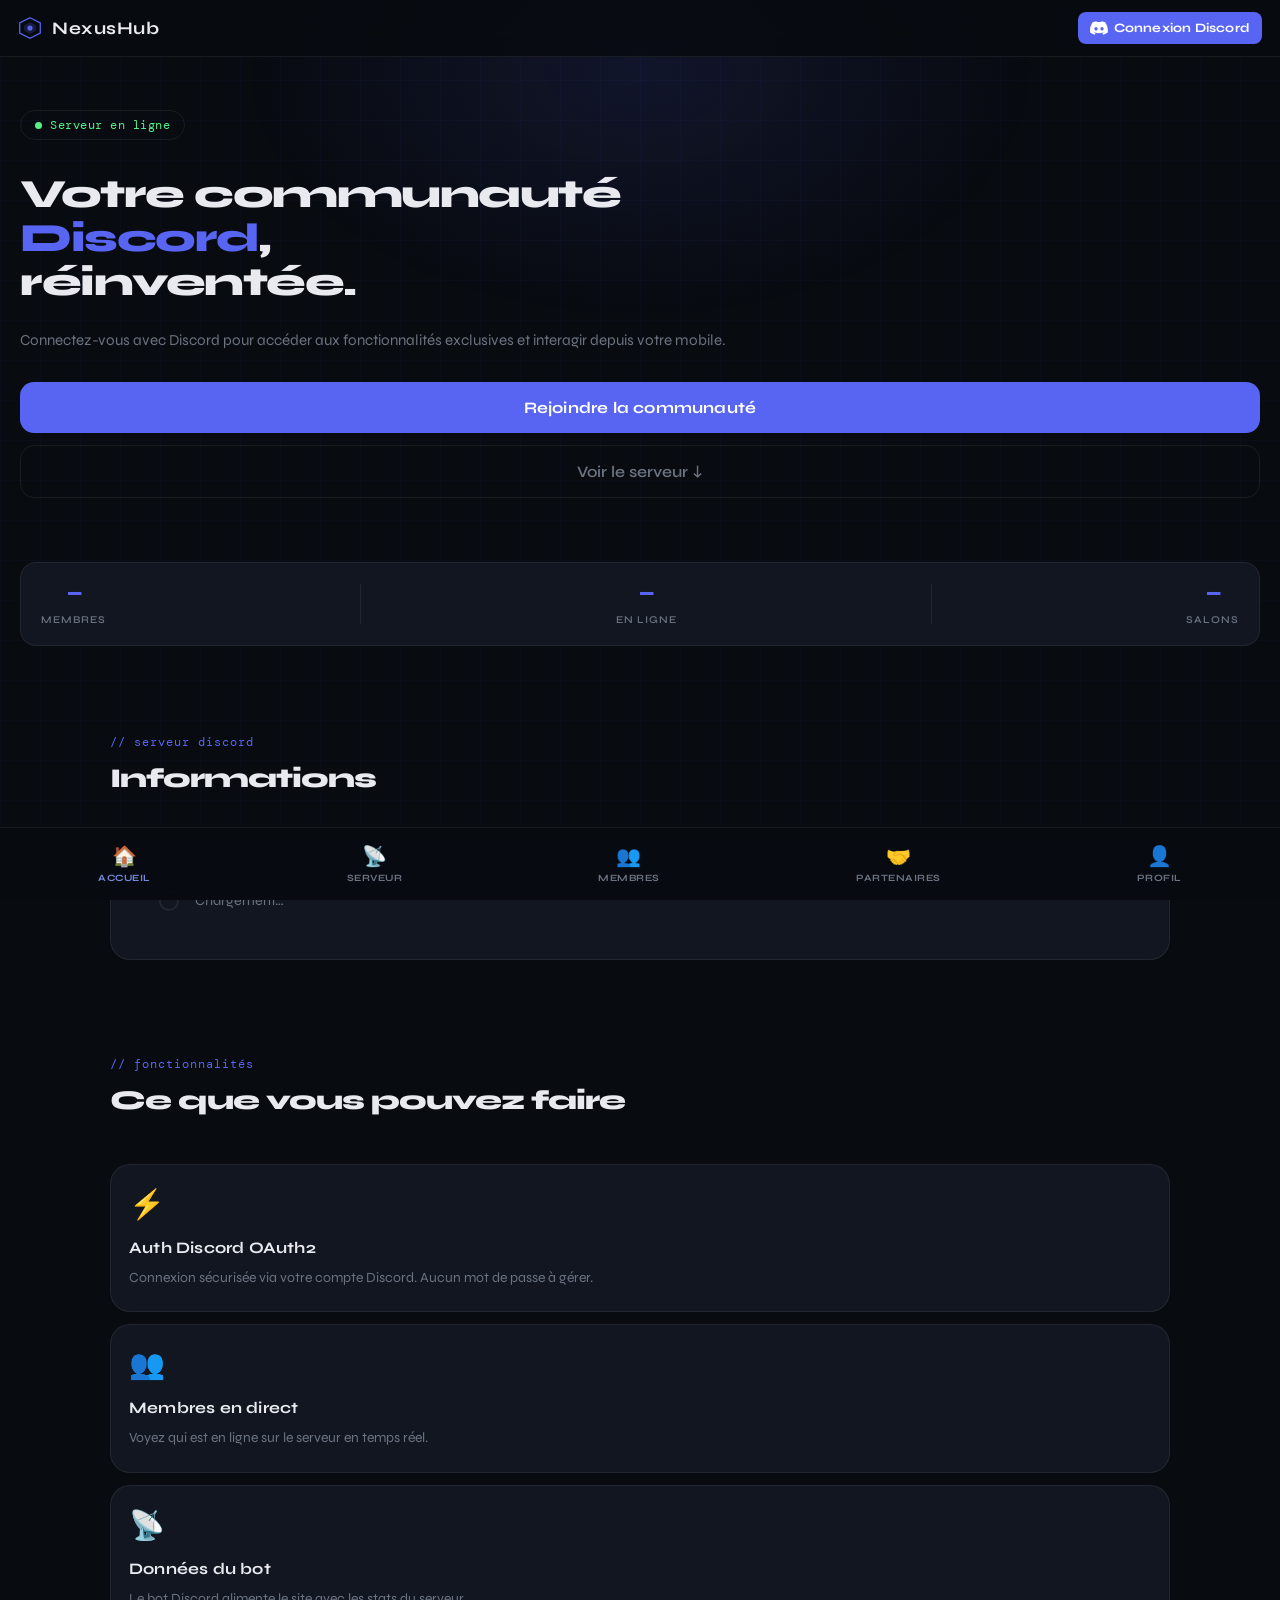
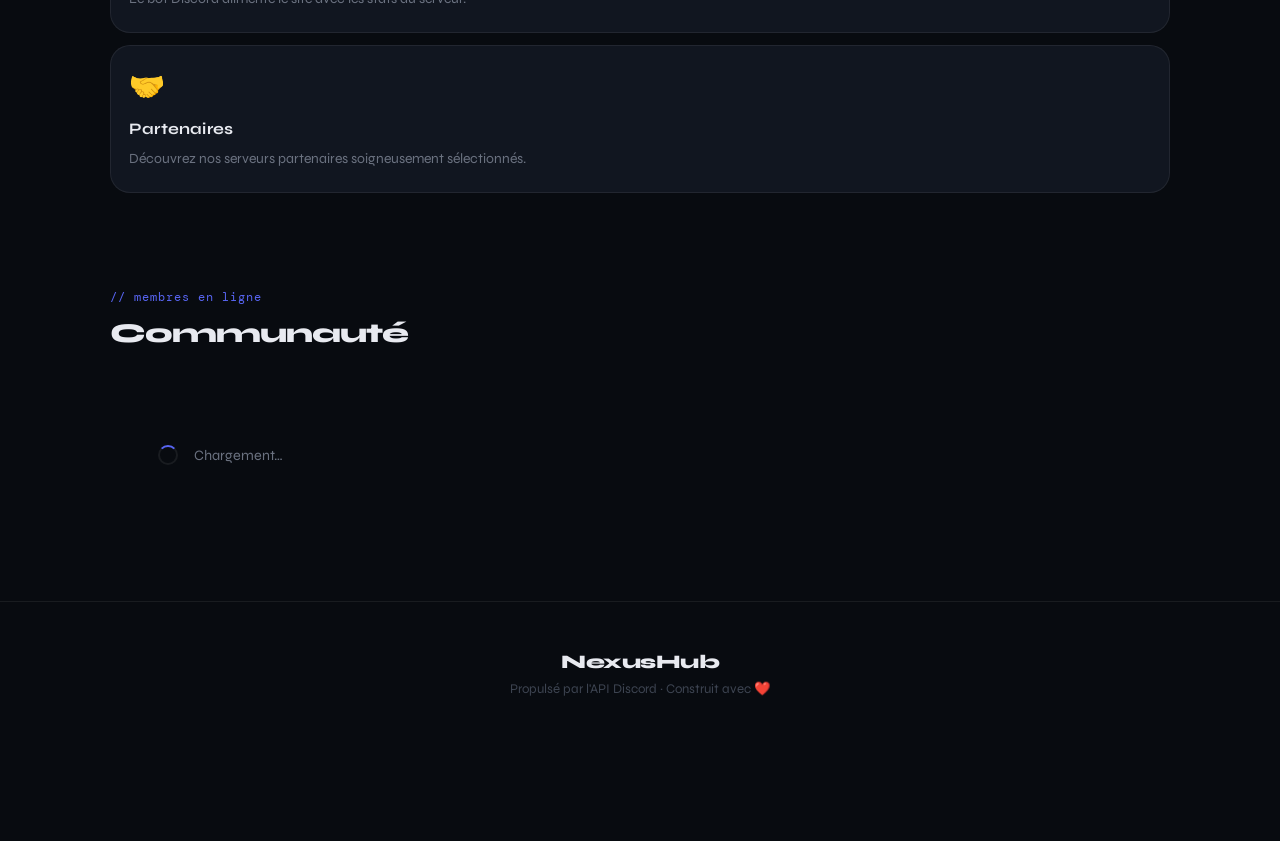
<file: index.html>
<!DOCTYPE html>
<html lang="fr">
<head>
  <meta charset="UTF-8" />
  <meta name="viewport" content="width=device-width, initial-scale=1.0, viewport-fit=cover" />
  <meta name="theme-color" content="#080b10" />
  <meta name="apple-mobile-web-app-capable" content="yes" />
  <meta name="apple-mobile-web-app-status-bar-style" content="black-translucent" />
  <title>NexusHub</title>
  <link rel="stylesheet" href="style.css" />
  <link href="https://fonts.googleapis.com/css2?family=Syne:wght@400;600;700;800&family=DM+Mono:wght@300;400;500&display=swap" rel="stylesheet" />
  <style>
    * { -webkit-tap-highlight-color: transparent; }
    body { padding-bottom: env(safe-area-inset-bottom); }

    .bottom-nav {
      position: fixed;
      bottom: 0; left: 0; right: 0;
      z-index: 200;
      background: rgba(8,11,16,0.96);
      backdrop-filter: blur(20px);
      border-top: 1px solid var(--border);
      padding: 10px 0 calc(10px + env(safe-area-inset-bottom));
      display: flex;
      justify-content: space-around;
    }

    .bnav-item {
      display: flex;
      flex-direction: column;
      align-items: center;
      gap: 3px;
      padding: 6px 12px;
      cursor: pointer;
      color: var(--text-muted);
      font-size: 0.6rem;
      font-weight: 700;
      text-transform: uppercase;
      letter-spacing: 0.5px;
      text-decoration: none;
      transition: color 0.2s;
      -webkit-tap-highlight-color: transparent;
    }

    .bnav-item.active, .bnav-item:hover { color: var(--accent-light); }
    .bnav-icon { font-size: 1.25rem; }

    .navbar {
      padding: 12px 18px;
      padding-top: calc(12px + env(safe-area-inset-top));
    }

    .nav-links { display: none !important; }

    .hero {
      padding: 110px 20px 40px;
      text-align: left;
      max-width: 100%;
    }

    .hero-title {
      font-size: 2.5rem;
      letter-spacing: -1.5px;
      text-align: left;
    }

    .hero-sub {
      font-size: 0.95rem;
      text-align: left;
      margin: 0 0 28px;
      max-width: 100%;
    }

    .hero-ctas {
      justify-content: flex-start;
      flex-direction: column;
      gap: 12px;
    }

    .btn-primary, .btn-ghost {
      width: 100%;
      justify-content: center;
      padding: 16px 24px;
      font-size: 1rem;
      border-radius: 14px;
    }

    .btn-ghost { display: flex; }

    .hero-stats {
      max-width: 100%;
      border-radius: 16px;
      padding: 18px 20px;
      gap: 0;
      justify-content: space-between;
      margin: 24px 0 0;
    }

    .stat-num { font-size: 1.3rem; }
    .stat-label { font-size: 0.65rem; }

    .section { padding: 48px 20px; }
    .section-header h2 { font-size: 1.7rem; }

    .server-info { flex-direction: column; }
    .server-banner { width: 100%; min-height: 110px; }
    .server-details { padding: 18px; }
    .server-name { font-size: 1.3rem; }
    .server-meta { gap: 10px; }

    .features-grid { grid-template-columns: 1fr; gap: 12px; }
    .feature-card { padding: 22px 18px; }
    .feature-card:active { transform: scale(0.98); }

    .members-grid { grid-template-columns: repeat(2, 1fr); gap: 10px; }
    .member-card { padding: 14px 10px; }
    .member-card:active { transform: scale(0.97); }
    .member-avatar img, .member-avatar-placeholder { width: 48px; height: 48px; }

    .user-panel {
      bottom: 80px;
      right: 12px;
      left: 12px;
      width: auto;
    }

    .footer { margin-bottom: 80px; }

    .btn-login {
      font-size: 0.8rem;
      padding: 8px 12px;
      gap: 6px;
    }

    .nav-user {
      padding: 5px 10px 5px 5px;
    }

    .nav-username { font-size: 0.8rem; }

    section, .section { scroll-margin-top: 70px; }

    .toast { top: auto; bottom: 90px; right: 12px; left: 12px; justify-content: center; }
  </style>
</head>
<body>
  <div class="bg-grid"></div>
  <div class="bg-glow"></div>

  <nav class="navbar">
    <div class="nav-logo">
      <svg width="24" height="24" viewBox="0 0 28 28" fill="none">
        <polygon points="14,2 26,8 26,20 14,26 2,20 2,8" fill="none" stroke="var(--accent)" stroke-width="1.5"/>
        <polygon points="14,7 21,11 21,17 14,21 7,17 7,11" fill="var(--accent)" opacity="0.2"/>
        <circle cx="14" cy="14" r="3" fill="var(--accent)"/>
      </svg>
      <span>NexusHub</span>
    </div>
    <div id="auth-status" class="auth-status">
      <button id="login-btn" class="btn-login" onclick="initiateLogin()">
        <svg width="16" height="13" viewBox="0 0 71 55" fill="currentColor">
          <path d="M60.1 4.9A58.5 58.5 0 0 0 45.5.4a.2.2 0 0 0-.2.1 40.8 40.8 0 0 0-1.8 3.7 54 54 0 0 0-16.2 0A37.5 37.5 0 0 0 25.4.5a.2.2 0 0 0-.2-.1A58.4 58.4 0 0 0 10.5 5a.2.2 0 0 0-.1.1C1.6 18.7-.9 32 .3 45.1a.2.2 0 0 0 .1.1 58.8 58.8 0 0 0 17.7 9 .2.2 0 0 0 .2-.1c1.4-1.9 2.6-3.8 3.6-5.9a.2.2 0 0 0-.1-.3 38.7 38.7 0 0 1-5.5-2.6.2.2 0 0 1 0-.4c.4-.3.7-.6 1.1-.9a.2.2 0 0 1 .2 0c11.5 5.2 24 5.2 35.3 0a.2.2 0 0 1 .2 0l1 .9a.2.2 0 0 1 0 .4 36.2 36.2 0 0 1-5.5 2.6.2.2 0 0 0-.1.3c1.1 2 2.3 4 3.6 5.9a.2.2 0 0 0 .2.1 58.7 58.7 0 0 0 17.8-9 .2.2 0 0 0 .1-.1c1.5-15.1-2.5-28.2-10.5-39.9a.2.2 0 0 0-.1-.1zM23.7 37.3c-3.5 0-6.4-3.2-6.4-7.1s2.8-7.1 6.4-7.1c3.6 0 6.5 3.2 6.4 7.1 0 3.9-2.8 7.1-6.4 7.1zm23.7 0c-3.5 0-6.4-3.2-6.4-7.1s2.8-7.1 6.4-7.1c3.6 0 6.5 3.2 6.4 7.1 0 3.9-2.8 7.1-6.4 7.1z"/>
        </svg>
        Connexion
      </button>
    </div>
  </nav>

  <section class="hero">
    <div class="hero-tag">
      <span class="tag-dot"></span>
      Serveur en ligne
    </div>
    <h1 class="hero-title">
      Votre communauté<br/><em>Discord</em>,<br/>réinventée.
    </h1>
    <p class="hero-sub">
      Connectez-vous avec Discord pour accéder aux fonctionnalités exclusives et interagir depuis votre mobile.
    </p>
    <div class="hero-ctas">
      <button class="btn-primary" onclick="initiateLogin()">Rejoindre la communauté</button>
      <a href="#server" class="btn-ghost">Voir le serveur ↓</a>
    </div>
    <div class="hero-stats">
      <div class="stat">
        <span class="stat-num" id="stat-members">—</span>
        <span class="stat-label">membres</span>
      </div>
      <div class="stat-sep"></div>
      <div class="stat">
        <span class="stat-num" id="stat-online">—</span>
        <span class="stat-label">en ligne</span>
      </div>
      <div class="stat-sep"></div>
      <div class="stat">
        <span class="stat-num" id="stat-channels">—</span>
        <span class="stat-label">salons</span>
      </div>
    </div>
  </section>

  <section class="section" id="server">
    <div class="section-header">
      <span class="section-tag">// serveur discord</span>
      <h2>Informations</h2>
    </div>
    <div class="server-card" id="server-card">
      <div class="server-loading">
        <div class="spinner"></div>
        <span>Chargement…</span>
      </div>
    </div>
  </section>

  <section class="section" id="features">
    <div class="section-header">
      <span class="section-tag">// fonctionnalités</span>
      <h2>Ce que vous pouvez faire</h2>
    </div>
    <div class="features-grid">
      <div class="feature-card">
        <div class="feature-icon">⚡</div>
        <h3>Auth Discord OAuth2</h3>
        <p>Connexion sécurisée via votre compte Discord. Aucun mot de passe à gérer.</p>
      </div>
      <div class="feature-card">
        <div class="feature-icon">👥</div>
        <h3>Membres en direct</h3>
        <p>Voyez qui est en ligne sur le serveur en temps réel.</p>
      </div>
      <div class="feature-card">
        <div class="feature-icon">📡</div>
        <h3>Données du bot</h3>
        <p>Le bot Discord alimente le site avec les stats du serveur.</p>
      </div>
      <div class="feature-card">
        <div class="feature-icon">🤝</div>
        <h3>Partenaires</h3>
        <p>Découvrez nos serveurs partenaires soigneusement sélectionnés.</p>
      </div>
    </div>
  </section>

  <section class="section" id="membres">
    <div class="section-header">
      <span class="section-tag">// membres en ligne</span>
      <h2>Communauté</h2>
    </div>
    <div class="members-grid" id="members-grid">
      <div class="members-loading">
        <div class="spinner"></div>
        <span>Chargement…</span>
      </div>
    </div>
  </section>

  <div class="user-panel" id="user-panel" style="display:none">
    <div class="panel-header">
      <span>Votre profil</span>
      <button onclick="logout()" class="btn-logout">Déconnexion</button>
    </div>
    <div class="panel-body" id="panel-body"></div>
  </div>

  <footer class="footer">
    <div class="footer-logo">NexusHub</div>
    <p class="footer-sub">Propulsé par l'API Discord · Construit avec ❤️</p>
  </footer>

  <nav class="bottom-nav">
    <a href="#" class="bnav-item active" onclick="window.scrollTo({top:0,behavior:'smooth'});return false">
      <span class="bnav-icon">🏠</span>Accueil
    </a>
    <a href="#server" class="bnav-item">
      <span class="bnav-icon">📡</span>Serveur
    </a>
    <a href="#membres" class="bnav-item">
      <span class="bnav-icon">👥</span>Membres
    </a>
    <a href="partenaires.html" class="bnav-item">
      <span class="bnav-icon">🤝</span>Partenaires
    </a>
    <a href="#" class="bnav-item" onclick="togglePanel();return false">
      <span class="bnav-icon">👤</span>Profil
    </a>
  </nav>

  <script src="config.js"></script>
  <script src="app.js"></script>
</body>
</html>
</file>
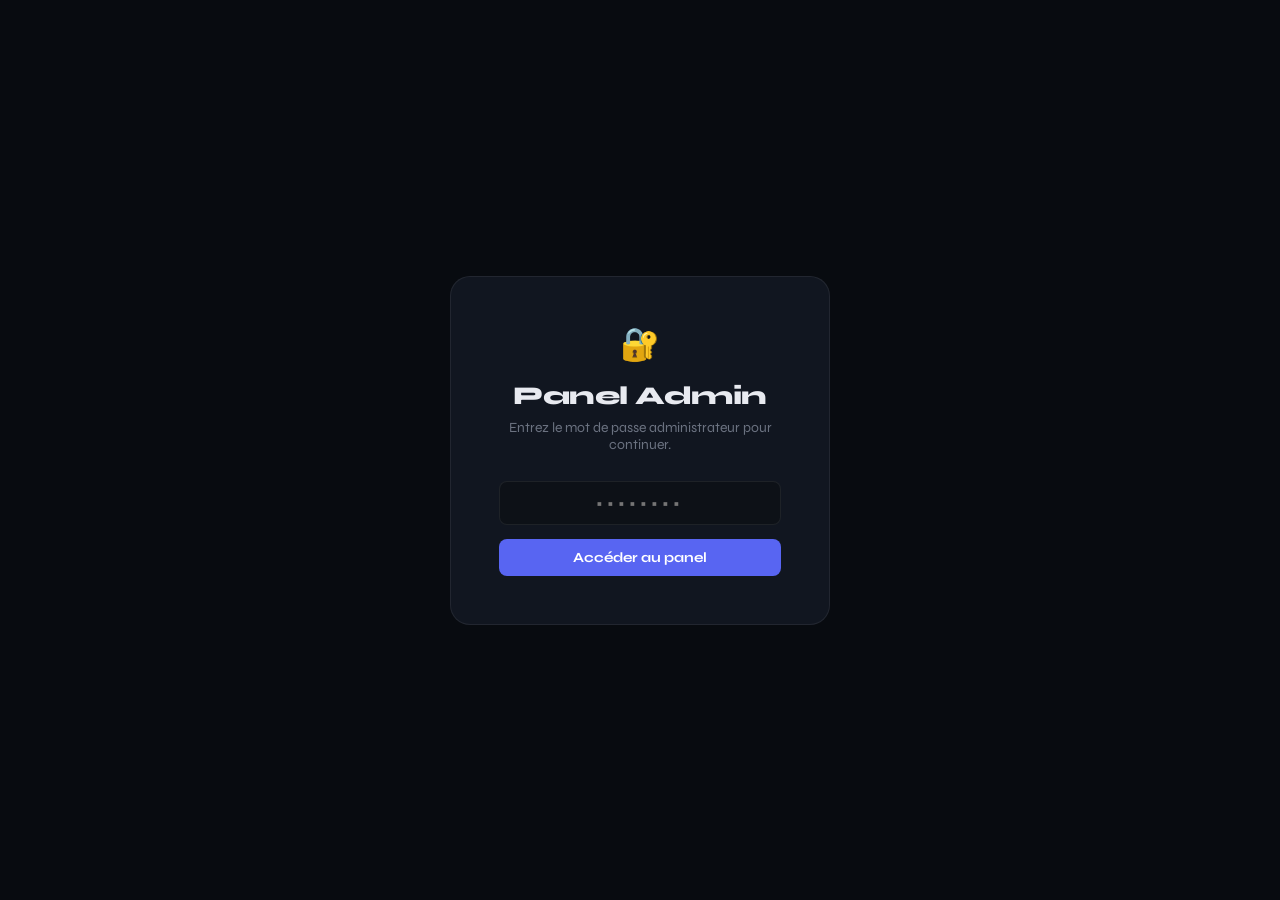
<file: admin.html>
<!DOCTYPE html>
<html lang="fr">
<head>
  <meta charset="UTF-8" />
  <meta name="viewport" content="width=device-width, initial-scale=1.0, viewport-fit=cover" />
  <meta name="theme-color" content="#080b10" />
  <title>NexusHub — Panel Admin</title>
  <link rel="stylesheet" href="style.css" />
  <link href="https://fonts.googleapis.com/css2?family=Syne:wght@400;600;700;800&family=DM+Mono:wght@300;400;500&display=swap" rel="stylesheet" />
  <style>
    .admin-layout {
      display: flex;
      min-height: 100vh;
      padding-top: 65px;
      position: relative;
      z-index: 1;
    }

    /* SIDEBAR */
    .admin-sidebar {
      width: 240px;
      flex-shrink: 0;
      background: var(--surface);
      border-right: 1px solid var(--border);
      padding: 24px 16px;
      position: sticky;
      top: 65px;
      height: calc(100vh - 65px);
      overflow-y: auto;
    }

    .sidebar-section {
      margin-bottom: 28px;
    }

    .sidebar-label {
      font-family: var(--font-mono);
      font-size: 0.7rem;
      color: var(--text-dim);
      letter-spacing: 1.5px;
      text-transform: uppercase;
      padding: 0 8px;
      margin-bottom: 8px;
    }

    .sidebar-item {
      display: flex;
      align-items: center;
      gap: 10px;
      padding: 10px 12px;
      border-radius: 8px;
      cursor: pointer;
      transition: all 0.2s;
      font-size: 0.9rem;
      font-weight: 600;
      color: var(--text-muted);
      border: none;
      background: none;
      width: 100%;
      text-align: left;
    }

    .sidebar-item:hover { background: var(--surface2); color: var(--text); }
    .sidebar-item.active { background: rgba(88,101,242,0.15); color: var(--accent-light); }

    .sidebar-item .item-icon { font-size: 1rem; width: 20px; text-align: center; }

    /* MAIN CONTENT */
    .admin-main {
      flex: 1;
      padding: 32px 40px;
      overflow-y: auto;
    }

    .admin-header {
      margin-bottom: 32px;
    }

    .admin-header h1 {
      font-size: 1.8rem;
      font-weight: 800;
      letter-spacing: -0.5px;
      margin-bottom: 6px;
    }

    .admin-header p {
      color: var(--text-muted);
      font-size: 0.875rem;
    }

    /* PANELS */
    .panel { display: none; }
    .panel.active { display: block; }

    /* STATS GRID */
    .stats-grid {
      display: grid;
      grid-template-columns: repeat(auto-fit, minmax(180px, 1fr));
      gap: 16px;
      margin-bottom: 32px;
    }

    .stat-card {
      background: var(--surface);
      border: 1px solid var(--border);
      border-radius: var(--radius);
      padding: 20px;
    }

    .stat-card-label {
      font-size: 0.78rem;
      color: var(--text-muted);
      font-weight: 600;
      text-transform: uppercase;
      letter-spacing: 0.8px;
      font-family: var(--font-mono);
      margin-bottom: 8px;
    }

    .stat-card-value {
      font-size: 2rem;
      font-weight: 800;
      color: var(--accent);
      font-family: var(--font-mono);
      letter-spacing: -1px;
    }

    /* FORM */
    .form-card {
      background: var(--surface);
      border: 1px solid var(--border);
      border-radius: var(--radius-lg);
      padding: 28px;
      margin-bottom: 24px;
    }

    .form-card h3 {
      font-size: 1rem;
      font-weight: 700;
      margin-bottom: 20px;
      padding-bottom: 14px;
      border-bottom: 1px solid var(--border);
    }

    .form-grid {
      display: grid;
      grid-template-columns: 1fr 1fr;
      gap: 16px;
    }

    .form-group {
      display: flex;
      flex-direction: column;
      gap: 6px;
    }

    .form-group.full { grid-column: 1 / -1; }

    .form-label {
      font-size: 0.8rem;
      font-weight: 700;
      color: var(--text-muted);
      letter-spacing: 0.3px;
    }

    .form-input, .form-textarea, .form-select {
      padding: 10px 14px;
      background: var(--bg2);
      border: 1px solid var(--border);
      border-radius: 8px;
      color: var(--text);
      font-family: var(--font-display);
      font-size: 0.875rem;
      transition: border-color 0.2s;
      outline: none;
    }

    .form-input:focus, .form-textarea:focus, .form-select:focus {
      border-color: rgba(88,101,242,0.5);
    }

    .form-textarea { resize: vertical; min-height: 80px; }
    .form-select { cursor: pointer; }

    .form-hint {
      font-size: 0.75rem;
      color: var(--text-dim);
      font-family: var(--font-mono);
    }

    .form-actions {
      display: flex;
      gap: 12px;
      margin-top: 20px;
    }

    .btn-save {
      padding: 10px 22px;
      background: var(--accent);
      color: white;
      border: none;
      border-radius: 8px;
      font-family: var(--font-display);
      font-size: 0.875rem;
      font-weight: 700;
      cursor: pointer;
      transition: all 0.2s;
    }

    .btn-save:hover { background: var(--accent-light); }

    .btn-cancel {
      padding: 10px 22px;
      background: transparent;
      color: var(--text-muted);
      border: 1px solid var(--border);
      border-radius: 8px;
      font-family: var(--font-display);
      font-size: 0.875rem;
      font-weight: 600;
      cursor: pointer;
      transition: all 0.2s;
    }

    .btn-cancel:hover { color: var(--text); }

    /* PARTNERS LIST */
    .partners-list {
      display: flex;
      flex-direction: column;
      gap: 12px;
    }

    .partner-row {
      display: flex;
      align-items: center;
      gap: 16px;
      padding: 16px 20px;
      background: var(--surface);
      border: 1px solid var(--border);
      border-radius: var(--radius);
      transition: all 0.2s;
    }

    .partner-row:hover { border-color: rgba(88,101,242,0.3); }

    .partner-row-icon {
      width: 44px;
      height: 44px;
      border-radius: 50%;
      background: var(--surface2);
      display: flex;
      align-items: center;
      justify-content: center;
      font-size: 1.4rem;
      flex-shrink: 0;
    }

    .partner-row-info { flex: 1; }

    .partner-row-name {
      font-weight: 700;
      font-size: 0.95rem;
      margin-bottom: 3px;
    }

    .partner-row-meta {
      font-size: 0.78rem;
      color: var(--text-muted);
      font-family: var(--font-mono);
    }

    .partner-row-actions {
      display: flex;
      gap: 8px;
    }

    .btn-edit {
      padding: 6px 14px;
      background: rgba(88,101,242,0.1);
      color: var(--accent-light);
      border: 1px solid rgba(88,101,242,0.2);
      border-radius: 6px;
      font-size: 0.8rem;
      font-weight: 600;
      cursor: pointer;
      font-family: var(--font-display);
      transition: all 0.2s;
    }

    .btn-edit:hover { background: rgba(88,101,242,0.2); }

    .btn-delete {
      padding: 6px 14px;
      background: rgba(237,66,69,0.1);
      color: var(--red);
      border: 1px solid rgba(237,66,69,0.2);
      border-radius: 6px;
      font-size: 0.8rem;
      font-weight: 600;
      cursor: pointer;
      font-family: var(--font-display);
      transition: all 0.2s;
    }

    .btn-delete:hover { background: rgba(237,66,69,0.2); }

    .btn-add {
      display: flex;
      align-items: center;
      gap: 8px;
      padding: 10px 20px;
      background: var(--accent);
      color: white;
      border: none;
      border-radius: 8px;
      font-family: var(--font-display);
      font-size: 0.875rem;
      font-weight: 700;
      cursor: pointer;
      transition: all 0.2s;
      margin-bottom: 20px;
    }

    .btn-add:hover { background: var(--accent-light); }

    /* LOGIN */
    .admin-login {
      position: fixed;
      inset: 0;
      background: var(--bg);
      display: flex;
      align-items: center;
      justify-content: center;
      z-index: 999;
    }

    .login-box {
      background: var(--surface);
      border: 1px solid var(--border);
      border-radius: var(--radius-lg);
      padding: 48px;
      width: 380px;
      text-align: center;
    }

    .login-box h2 {
      font-size: 1.6rem;
      font-weight: 800;
      margin-bottom: 8px;
      letter-spacing: -0.5px;
    }

    .login-box p {
      color: var(--text-muted);
      font-size: 0.875rem;
      margin-bottom: 28px;
    }

    .login-input {
      width: 100%;
      padding: 12px 16px;
      background: var(--bg2);
      border: 1px solid var(--border);
      border-radius: 8px;
      color: var(--text);
      font-family: var(--font-display);
      font-size: 0.95rem;
      outline: none;
      margin-bottom: 14px;
      text-align: center;
      letter-spacing: 4px;
    }

    .login-input:focus { border-color: rgba(88,101,242,0.5); }

    .login-error {
      color: var(--red);
      font-size: 0.82rem;
      margin-bottom: 12px;
      display: none;
    }

    /* Toast */
    .admin-toast {
      position: fixed;
      bottom: 24px;
      right: 24px;
      padding: 12px 20px;
      background: var(--green);
      color: #000;
      border-radius: 10px;
      font-weight: 700;
      font-size: 0.875rem;
      z-index: 999;
      animation: slideUp 0.3s ease;
      display: none;
    }

    /* Color picker row */
    .color-row {
      display: flex;
      gap: 8px;
      align-items: center;
    }

    .color-row input[type="color"] {
      width: 40px;
      height: 38px;
      border: 1px solid var(--border);
      border-radius: 8px;
      background: var(--bg2);
      cursor: pointer;
      padding: 2px;
    }

    @media (max-width: 768px) {
      .admin-sidebar { display: none; }
      .admin-main { padding: 20px; }
      .form-grid { grid-template-columns: 1fr; }
    }
  </style>
</head>
<body>
  <div class="bg-grid"></div>

  <!-- LOGIN GATE -->
  <div class="admin-login" id="admin-login">
    <div class="login-box">
      <div style="font-size:2rem;margin-bottom:16px">🔐</div>
      <h2>Panel Admin</h2>
      <p>Entrez le mot de passe administrateur pour continuer.</p>
      <input type="password" class="login-input" id="admin-password" placeholder="••••••••" onkeydown="if(event.key==='Enter')checkPassword()" />
      <div class="login-error" id="login-error">Mot de passe incorrect.</div>
      <button class="btn-save" style="width:100%" onclick="checkPassword()">Accéder au panel</button>
    </div>
  </div>

  <!-- NAVBAR -->
  <nav class="navbar">
    <div class="nav-logo">
      <svg width="28" height="28" viewBox="0 0 28 28" fill="none">
        <polygon points="14,2 26,8 26,20 14,26 2,20 2,8" fill="none" stroke="var(--accent)" stroke-width="1.5"/>
        <polygon points="14,7 21,11 21,17 14,21 7,17 7,11" fill="var(--accent)" opacity="0.2"/>
        <circle cx="14" cy="14" r="3" fill="var(--accent)"/>
      </svg>
      <span>NexusHub <span style="color:var(--red);font-size:0.75rem;font-family:var(--font-mono)">ADMIN</span></span>
    </div>
    <div class="nav-links">
      <a href="index.html">← Retour au site</a>
      <a href="partenaires.html">Partenaires</a>
    </div>
    <button class="btn-logout" onclick="adminLogout()" style="padding:8px 16px">Déconnexion</button>
  </nav>

  <!-- LAYOUT -->
  <div class="admin-layout">
    <!-- SIDEBAR -->
    <aside class="admin-sidebar">
      <div class="sidebar-section">
        <div class="sidebar-label">Navigation</div>
        <button class="sidebar-item active" onclick="showPanel('dashboard', this)">
          <span class="item-icon">📊</span> Dashboard
        </button>
        <button class="sidebar-item" onclick="showPanel('partners', this)">
          <span class="item-icon">🤝</span> Partenaires
        </button>
        <button class="sidebar-item" onclick="showPanel('settings', this)">
          <span class="item-icon">⚙️</span> Paramètres
        </button>
      </div>
      <div class="sidebar-section">
        <div class="sidebar-label">Liens rapides</div>
        <button class="sidebar-item" onclick="window.open('partenaires.html')">
          <span class="item-icon">↗</span> Voir le site
        </button>
      </div>
    </aside>

    <!-- MAIN -->
    <main class="admin-main">

      <!-- DASHBOARD -->
      <div class="panel active" id="panel-dashboard">
        <div class="admin-header">
          <h1>Dashboard</h1>
          <p>Vue d'ensemble de votre communauté NexusHub.</p>
        </div>
        <div class="stats-grid">
          <div class="stat-card">
            <div class="stat-card-label">Partenaires</div>
            <div class="stat-card-value" id="dash-partners">0</div>
          </div>
          <div class="stat-card">
            <div class="stat-card-label">Membres Discord</div>
            <div class="stat-card-value" id="dash-members">—</div>
          </div>
          <div class="stat-card">
            <div class="stat-card-label">En ligne</div>
            <div class="stat-card-value" id="dash-online">—</div>
          </div>
          <div class="stat-card">
            <div class="stat-card-label">Salons</div>
            <div class="stat-card-value" id="dash-channels">—</div>
          </div>
        </div>
        <div class="form-card">
          <h3>Actions rapides</h3>
          <div style="display:flex;gap:12px;flex-wrap:wrap">
            <button class="btn-add" onclick="showPanel('partners', document.querySelector('.sidebar-item:nth-child(2)'));openAddForm()">
              + Ajouter un partenaire
            </button>
            <button class="btn-edit" onclick="window.open('partenaires.html')">Voir la page partenaires ↗</button>
          </div>
        </div>
      </div>

      <!-- PARTNERS PANEL -->
      <div class="panel" id="panel-partners">
        <div class="admin-header">
          <h1>Partenaires</h1>
          <p>Gérez les serveurs Discord partenaires affichés sur le site.</p>
        </div>

        <!-- FORM ADD/EDIT -->
        <div class="form-card" id="partner-form" style="display:none">
          <h3 id="form-title">➕ Ajouter un partenaire</h3>
          <div class="form-grid">
            <div class="form-group">
              <label class="form-label">Nom du serveur *</label>
              <input type="text" class="form-input" id="p-name" placeholder="Mon Serveur Discord" />
            </div>
            <div class="form-group">
              <label class="form-label">Nombre de membres</label>
              <input type="text" class="form-input" id="p-members" placeholder="1 200" />
            </div>
            <div class="form-group full">
              <label class="form-label">Description</label>
              <textarea class="form-textarea" id="p-desc" placeholder="Décrivez le serveur en quelques mots..."></textarea>
            </div>
            <div class="form-group">
              <label class="form-label">Lien d'invitation Discord *</label>
              <input type="text" class="form-input" id="p-invite" placeholder="https://discord.gg/xxxxx" />
              <span class="form-hint">Le lien doit être permanent</span>
            </div>
            <div class="form-group">
              <label class="form-label">Emoji / Icône</label>
              <input type="text" class="form-input" id="p-emoji" placeholder="🎮" maxlength="4" />
            </div>
            <div class="form-group">
              <label class="form-label">URL de l'icône (optionnel)</label>
              <input type="text" class="form-input" id="p-icon" placeholder="https://cdn.discordapp.com/..." />
            </div>
            <div class="form-group">
              <label class="form-label">Couleur du bandeau</label>
              <div class="color-row">
                <input type="color" id="p-color" value="#5865F2" />
                <input type="color" id="p-color2" value="#4a5bd4" />
                <span class="form-hint">Dégradé gauche → droite</span>
              </div>
            </div>
            <div class="form-group">
              <label class="form-label">Tags (séparés par des virgules)</label>
              <input type="text" class="form-input" id="p-tags" placeholder="Gaming, Communauté, FR" />
            </div>
          </div>
          <div class="form-actions">
            <button class="btn-save" onclick="savePartner()">💾 Sauvegarder</button>
            <button class="btn-cancel" onclick="closeForm()">Annuler</button>
          </div>
        </div>

        <!-- LIST -->
        <button class="btn-add" onclick="openAddForm()">+ Ajouter un partenaire</button>
        <div class="partners-list" id="admin-partners-list"></div>
      </div>

      <!-- SETTINGS -->
      <div class="panel" id="panel-settings">
        <div class="admin-header">
          <h1>Paramètres</h1>
          <p>Configurez les options du site et du panel admin.</p>
        </div>
        <div class="form-card">
          <h3>🔐 Sécurité</h3>
          <div class="form-group" style="max-width:300px">
            <label class="form-label">Changer le mot de passe admin</label>
            <input type="password" class="form-input" id="new-password" placeholder="Nouveau mot de passe" />
            <input type="password" class="form-input" id="confirm-password" placeholder="Confirmer" style="margin-top:8px" />
          </div>
          <div class="form-actions" style="margin-top:16px">
            <button class="btn-save" onclick="changePassword()">Changer le mot de passe</button>
          </div>
        </div>
        <div class="form-card">
          <h3>🌐 Lien de contact partenariat</h3>
          <div class="form-group" style="max-width:400px">
            <label class="form-label">Lien Discord invite (bouton "Contacter")</label>
            <input type="text" class="form-input" id="contact-link" placeholder="https://discord.gg/xxxxx" />
          </div>
          <div class="form-actions" style="margin-top:16px">
            <button class="btn-save" onclick="saveSettings()">Sauvegarder</button>
          </div>
        </div>
      </div>

    </main>
  </div>

  <div class="admin-toast" id="admin-toast"></div>

  <script src="config.js"></script>
  <script>
    // ── MOT DE PASSE ──────────────────────────
    const DEFAULT_PASSWORD = "admin1234"; // Changez ça !

    function checkPassword() {
      const input = document.getElementById("admin-password").value;
      const stored = localStorage.getItem("nexushub_admin_pass") || DEFAULT_PASSWORD;
      if (input === stored) {
        document.getElementById("admin-login").style.display = "none";
        sessionStorage.setItem("admin_auth", "1");
        loadDashboard();
      } else {
        document.getElementById("login-error").style.display = "block";
      }
    }

    function adminLogout() {
      sessionStorage.removeItem("admin_auth");
      location.reload();
    }

    // Vérif au chargement
    if (sessionStorage.getItem("admin_auth") === "1") {
      document.getElementById("admin-login").style.display = "none";
      loadDashboard();
    }

    // ── NAVIGATION ────────────────────────────
    function showPanel(name, btn) {
      document.querySelectorAll(".panel").forEach(p => p.classList.remove("active"));
      document.querySelectorAll(".sidebar-item").forEach(i => i.classList.remove("active"));
      document.getElementById("panel-" + name).classList.add("active");
      if (btn) btn.classList.add("active");
      if (name === "partners") loadPartnersList();
    }

    // ── DASHBOARD ─────────────────────────────
    async function loadDashboard() {
      const partners = JSON.parse(localStorage.getItem("nexushub_partners") || "[]");
      document.getElementById("dash-partners").textContent = partners.length;

      try {
        const cfg = window.DISCORD_CONFIG;
        if (!cfg?.USE_MOCK_DATA && cfg?.API_BASE_URL) {
          const data = await fetch(`${cfg.API_BASE_URL}/server`).then(r => r.json());
          document.getElementById("dash-members").textContent = (data.member_count || 0).toLocaleString();
          document.getElementById("dash-online").textContent = data.approximate_presence_count || 0;
          document.getElementById("dash-channels").textContent = data.channels || 0;
        }
      } catch {}
    }

    // ── PARTNERS ──────────────────────────────
    let editingIndex = -1;

    function loadPartnersList() {
      const partners = JSON.parse(localStorage.getItem("nexushub_partners") || "[]");
      const list = document.getElementById("admin-partners-list");

      if (partners.length === 0) {
        list.innerHTML = `<div style="padding:40px;text-align:center;color:var(--text-muted)">Aucun partenaire. Cliquez sur "+ Ajouter" pour commencer.</div>`;
        return;
      }

      list.innerHTML = partners.map((p, i) => `
        <div class="partner-row">
          <div class="partner-row-icon">${p.emoji || '🎮'}</div>
          <div class="partner-row-info">
            <div class="partner-row-name">${p.name}</div>
            <div class="partner-row-meta">${p.members || '?'} membres · ${(p.tags || []).join(", ") || "Aucun tag"}</div>
          </div>
          <div class="partner-row-actions">
            <button class="btn-edit" onclick="openEditForm(${i})">✏️ Modifier</button>
            <button class="btn-delete" onclick="deletePartner(${i})">🗑️ Supprimer</button>
          </div>
        </div>
      `).join("");
    }

    function openAddForm() {
      editingIndex = -1;
      document.getElementById("form-title").textContent = "➕ Ajouter un partenaire";
      document.getElementById("p-name").value = "";
      document.getElementById("p-members").value = "";
      document.getElementById("p-desc").value = "";
      document.getElementById("p-invite").value = "";
      document.getElementById("p-emoji").value = "";
      document.getElementById("p-icon").value = "";
      document.getElementById("p-color").value = "#5865F2";
      document.getElementById("p-color2").value = "#4a5bd4";
      document.getElementById("p-tags").value = "";
      document.getElementById("partner-form").style.display = "block";
      document.getElementById("partner-form").scrollIntoView({ behavior: "smooth" });
    }

    function openEditForm(index) {
      editingIndex = index;
      const partners = JSON.parse(localStorage.getItem("nexushub_partners") || "[]");
      const p = partners[index];
      document.getElementById("form-title").textContent = "✏️ Modifier le partenaire";
      document.getElementById("p-name").value = p.name || "";
      document.getElementById("p-members").value = p.members || "";
      document.getElementById("p-desc").value = p.description || "";
      document.getElementById("p-invite").value = p.invite || "";
      document.getElementById("p-emoji").value = p.emoji || "";
      document.getElementById("p-icon").value = p.icon || "";
      document.getElementById("p-color").value = p.color || "#5865F2";
      document.getElementById("p-color2").value = p.color2 || "#4a5bd4";
      document.getElementById("p-tags").value = (p.tags || []).join(", ");
      document.getElementById("partner-form").style.display = "block";
      document.getElementById("partner-form").scrollIntoView({ behavior: "smooth" });
    }

    function closeForm() {
      document.getElementById("partner-form").style.display = "none";
    }

    function savePartner() {
      const name = document.getElementById("p-name").value.trim();
      const invite = document.getElementById("p-invite").value.trim();
      if (!name || !invite) {
        showToast("⚠️ Nom et lien d'invitation requis !", "#ed4245");
        return;
      }

      const partner = {
        name,
        members: document.getElementById("p-members").value.trim(),
        description: document.getElementById("p-desc").value.trim(),
        invite,
        emoji: document.getElementById("p-emoji").value.trim() || "🎮",
        icon: document.getElementById("p-icon").value.trim(),
        color: document.getElementById("p-color").value,
        color2: document.getElementById("p-color2").value,
        tags: document.getElementById("p-tags").value.split(",").map(t => t.trim()).filter(Boolean),
      };

      const partners = JSON.parse(localStorage.getItem("nexushub_partners") || "[]");
      if (editingIndex >= 0) {
        partners[editingIndex] = partner;
      } else {
        partners.push(partner);
      }
      localStorage.setItem("nexushub_partners", JSON.stringify(partners));
      closeForm();
      loadPartnersList();
      loadDashboard();
      showToast("✅ Partenaire sauvegardé !");
    }

    function deletePartner(index) {
      if (!confirm("Supprimer ce partenaire ?")) return;
      const partners = JSON.parse(localStorage.getItem("nexushub_partners") || "[]");
      partners.splice(index, 1);
      localStorage.setItem("nexushub_partners", JSON.stringify(partners));
      loadPartnersList();
      loadDashboard();
      showToast("🗑️ Partenaire supprimé.");
    }

    // ── SETTINGS ──────────────────────────────
    function changePassword() {
      const np = document.getElementById("new-password").value;
      const cp = document.getElementById("confirm-password").value;
      if (!np) { showToast("Entrez un mot de passe.", "#ed4245"); return; }
      if (np !== cp) { showToast("Les mots de passe ne correspondent pas.", "#ed4245"); return; }
      localStorage.setItem("nexushub_admin_pass", np);
      showToast("✅ Mot de passe changé !");
    }

    function saveSettings() {
      const link = document.getElementById("contact-link").value.trim();
      localStorage.setItem("nexushub_contact_link", link);
      showToast("✅ Paramètres sauvegardés !");
    }

    // ── TOAST ─────────────────────────────────
    function showToast(msg, bg = "#57f287") {
      const t = document.getElementById("admin-toast");
      t.textContent = msg;
      t.style.background = bg;
      t.style.color = bg === "#57f287" ? "#000" : "#fff";
      t.style.display = "block";
      setTimeout(() => t.style.display = "none", 3000);
    }

    // Init settings
    document.getElementById("contact-link").value = localStorage.getItem("nexushub_contact_link") || "";
  </script>
</body>
</html>
</file>
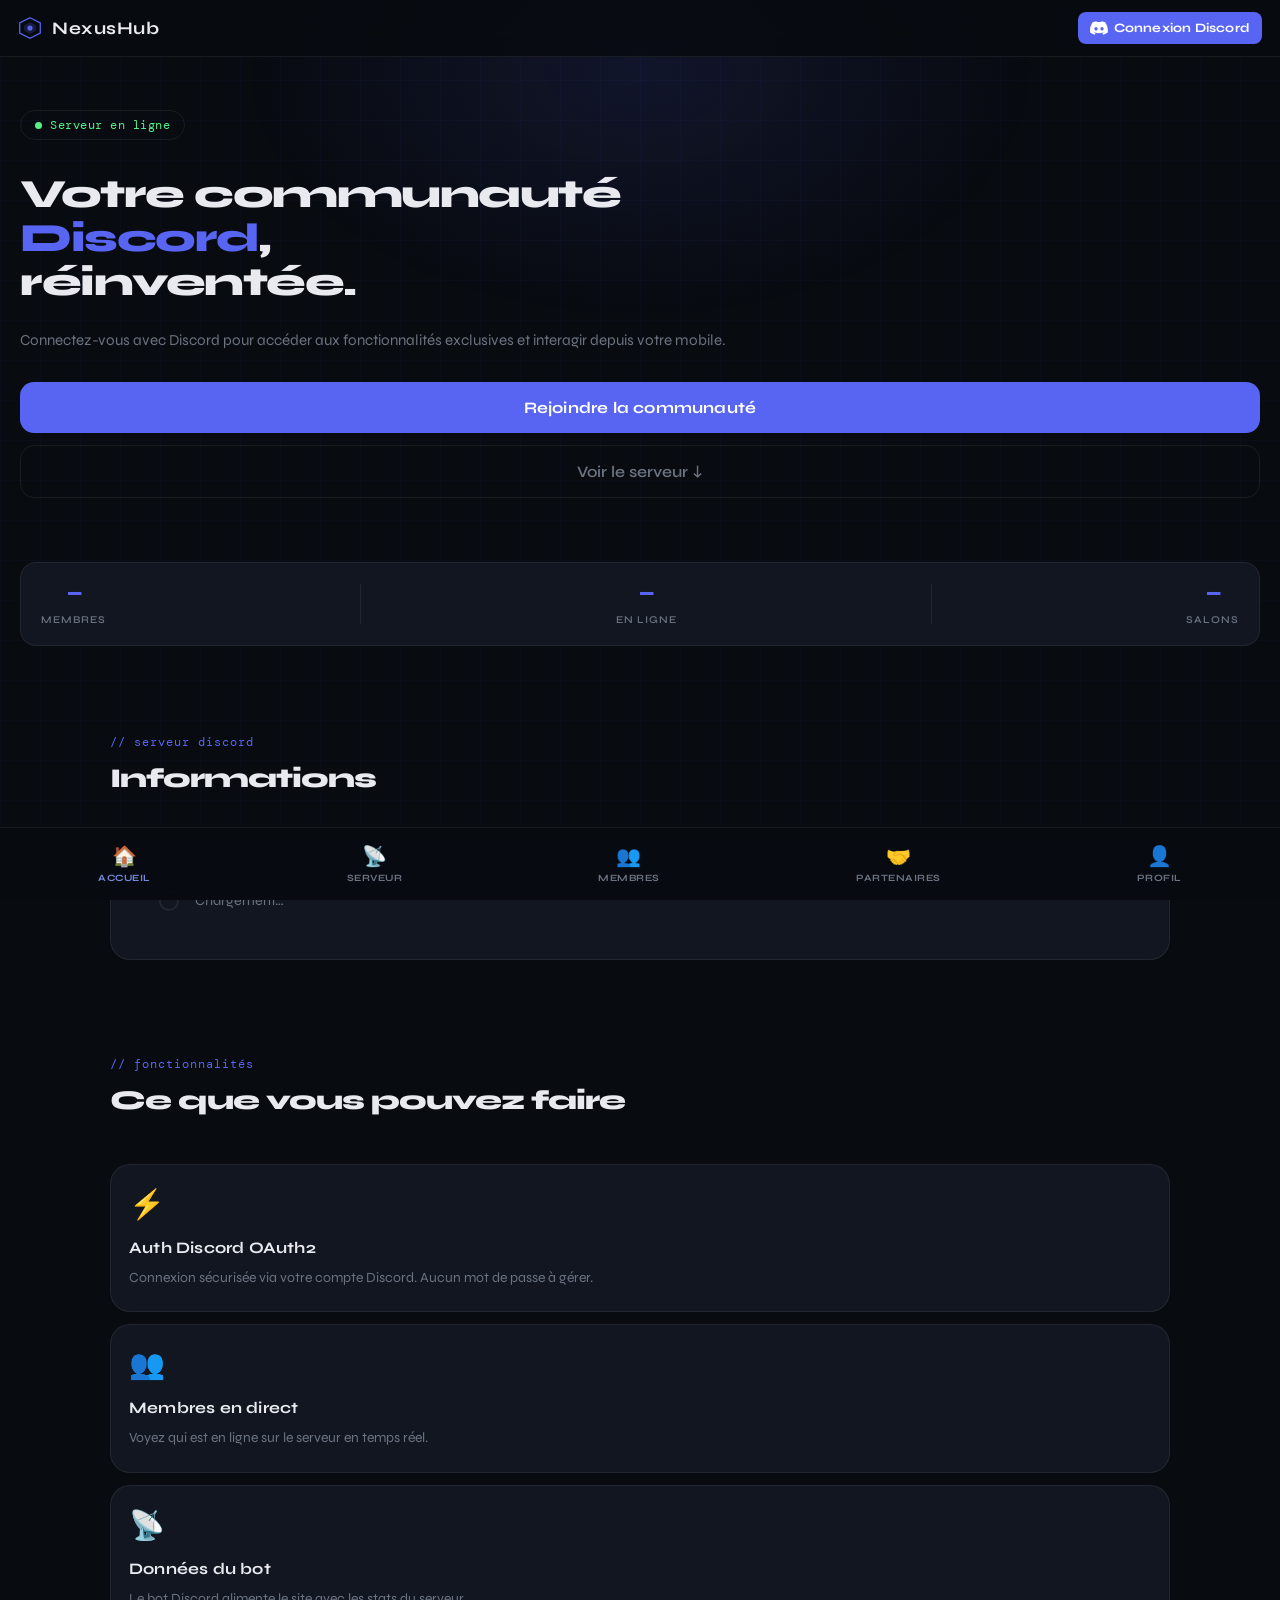
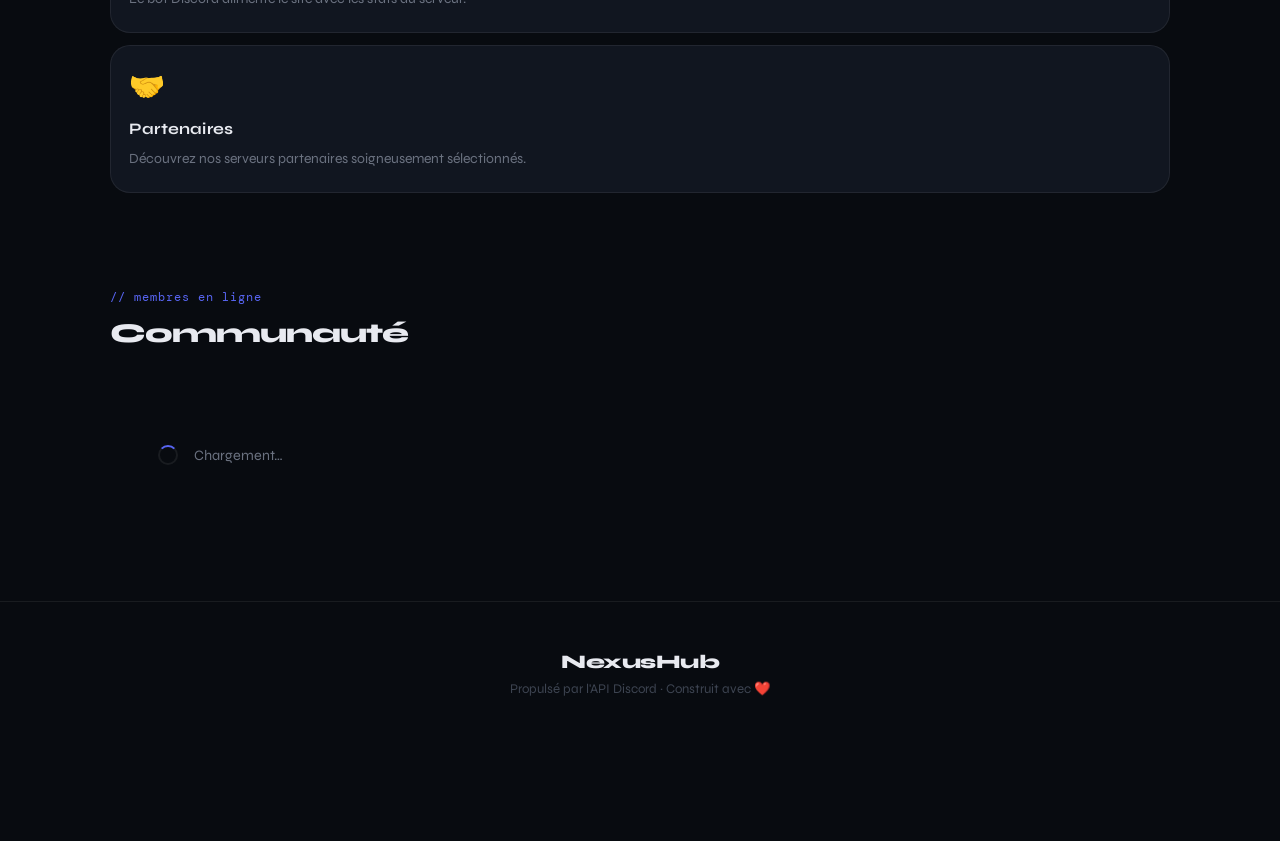
<file: callback.html>
<!DOCTYPE html>
<html lang="fr">
<head>
  <meta charset="UTF-8" />
  <title>Connexion en cours…</title>
  <style>
    body {
      margin: 0;
      background: #080b10;
      color: #e8eaf0;
      font-family: 'Syne', sans-serif;
      display: flex;
      align-items: center;
      justify-content: center;
      min-height: 100vh;
      flex-direction: column;
      gap: 20px;
    }
    .spinner {
      width: 40px; height: 40px;
      border: 3px solid rgba(88,101,242,0.2);
      border-top-color: #5865F2;
      border-radius: 50%;
      animation: spin 0.8s linear infinite;
    }
    @keyframes spin { to { transform: rotate(360deg); } }
    p { color: #6b7280; font-size: 0.9rem; }
  </style>
</head>
<body>
  <div class="spinner"></div>
  <p>Connexion Discord en cours…</p>
  <script>
    // Cette page récupère le token du fragment d'URL
    // et le transmet à la page principale
    const hash = window.location.hash.substring(1);
    if (hash) {
      const params = new URLSearchParams(hash);
      const token = params.get("access_token");
      if (token) {
        // Stocker et rediriger vers la page principale
        localStorage.setItem("discord_token", token);
        const state = params.get("state");
        const returnUrl = "/" + (state ? `#state=${state}` : "");
        window.location.href = returnUrl;
      } else {
        window.location.href = "/";
      }
    } else {
      window.location.href = "/";
    }
  </script>
</body>
</html>
</file>
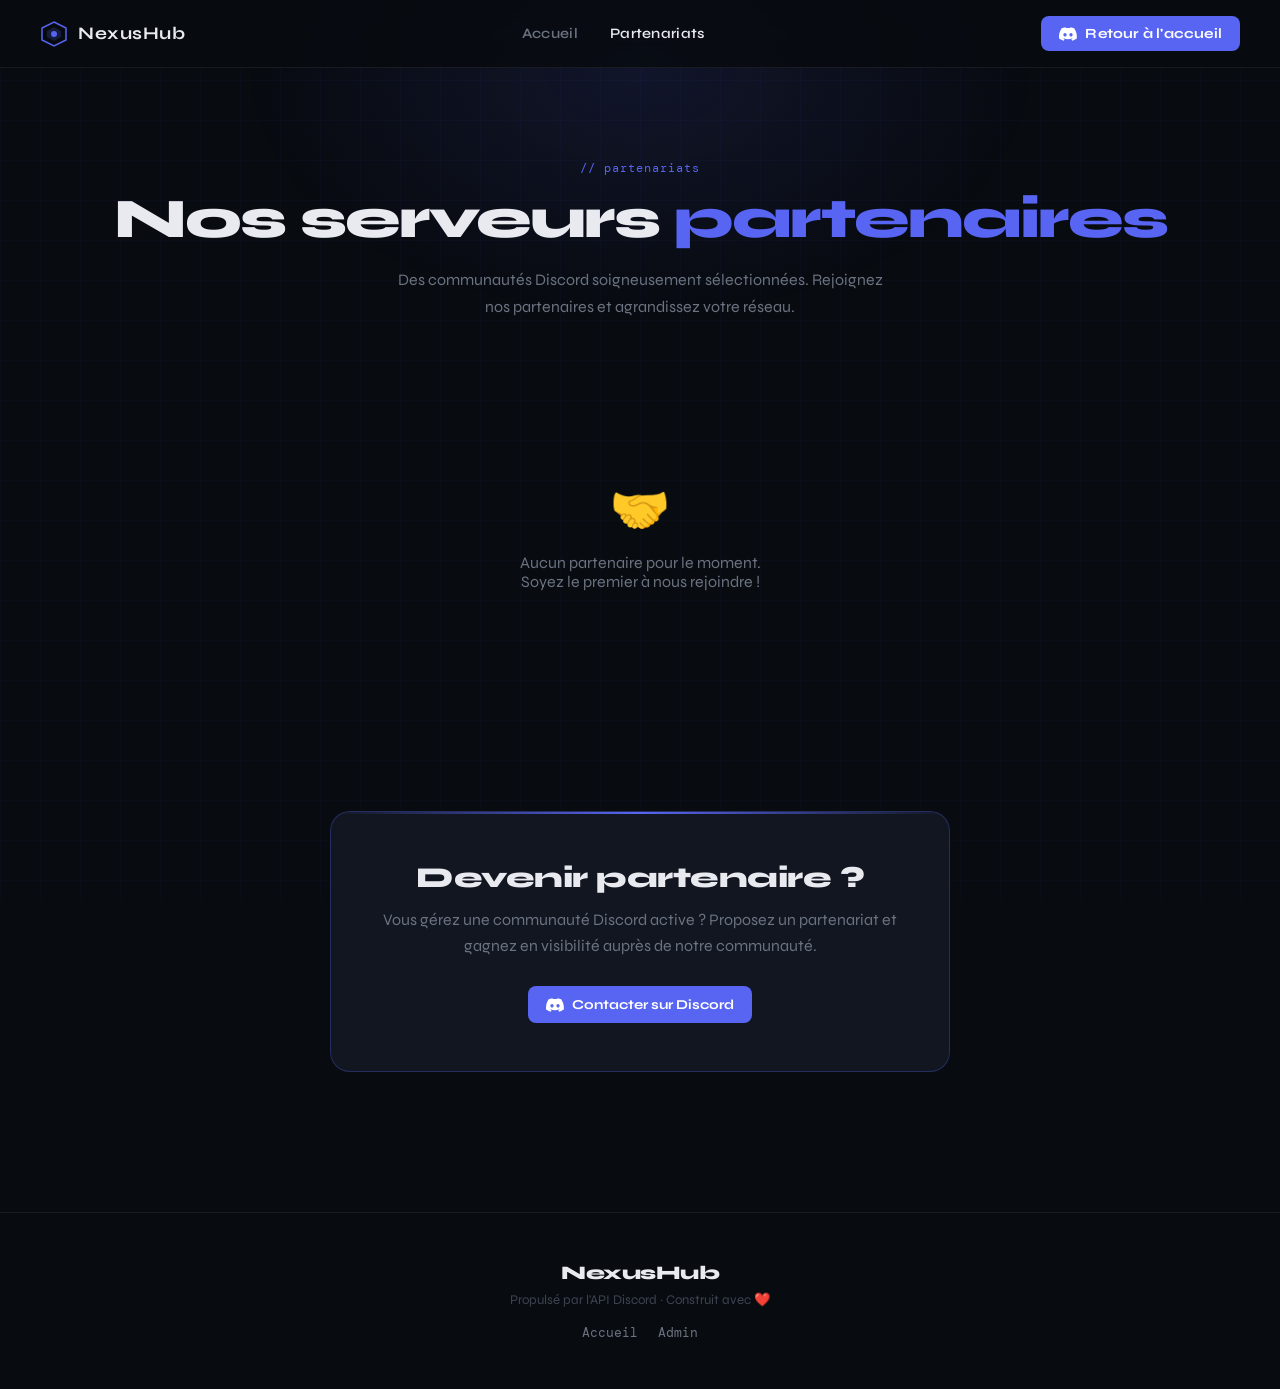
<file: partenaires.html>
<!DOCTYPE html>
<html lang="fr">
<head>
  <meta charset="UTF-8" />
  <meta name="viewport" content="width=device-width, initial-scale=1.0, viewport-fit=cover" />
  <meta name="theme-color" content="#080b10" />
  <title>NexusHub — Partenariats</title>
  <link rel="stylesheet" href="style.css" />
  <link href="https://fonts.googleapis.com/css2?family=Syne:wght@400;600;700;800&family=DM+Mono:wght@300;400;500&display=swap" rel="stylesheet" />
  <style>
    .partners-hero {
      padding: 160px 40px 80px;
      text-align: center;
      position: relative;
      z-index: 1;
    }

    .partners-grid {
      display: grid;
      grid-template-columns: repeat(auto-fill, minmax(300px, 1fr));
      gap: 24px;
      max-width: 1100px;
      margin: 0 auto;
      padding: 0 40px 80px;
      position: relative;
      z-index: 1;
    }

    .partner-card {
      background: var(--surface);
      border: 1px solid var(--border);
      border-radius: var(--radius-lg);
      overflow: hidden;
      transition: all 0.3s;
      position: relative;
    }

    .partner-card:hover {
      border-color: rgba(88,101,242,0.4);
      transform: translateY(-4px);
      box-shadow: 0 12px 40px rgba(0,0,0,0.3);
    }

    .partner-banner {
      height: 100px;
      background: linear-gradient(135deg, #5865F2 0%, #4a5bd4 100%);
      display: flex;
      align-items: center;
      justify-content: center;
      font-size: 2.5rem;
      position: relative;
    }

    .partner-icon {
      width: 64px;
      height: 64px;
      border-radius: 50%;
      background: var(--surface2);
      border: 3px solid var(--surface);
      position: absolute;
      bottom: -32px;
      left: 24px;
      display: flex;
      align-items: center;
      justify-content: center;
      font-size: 1.8rem;
      overflow: hidden;
    }

    .partner-icon img {
      width: 100%;
      height: 100%;
      object-fit: cover;
      border-radius: 50%;
    }

    .partner-body {
      padding: 44px 24px 24px;
    }

    .partner-name {
      font-size: 1.1rem;
      font-weight: 800;
      margin-bottom: 6px;
      letter-spacing: -0.3px;
    }

    .partner-members {
      font-family: var(--font-mono);
      font-size: 0.78rem;
      color: var(--green);
      margin-bottom: 12px;
      display: flex;
      align-items: center;
      gap: 6px;
    }

    .partner-desc {
      font-size: 0.875rem;
      color: var(--text-muted);
      line-height: 1.6;
      margin-bottom: 20px;
    }

    .partner-tags {
      display: flex;
      gap: 8px;
      flex-wrap: wrap;
      margin-bottom: 20px;
    }

    .partner-tag {
      padding: 4px 10px;
      background: rgba(88,101,242,0.1);
      border: 1px solid rgba(88,101,242,0.2);
      border-radius: 6px;
      font-size: 0.75rem;
      font-weight: 600;
      color: var(--accent-light);
      font-family: var(--font-mono);
    }

    .btn-join {
      display: inline-flex;
      align-items: center;
      gap: 8px;
      padding: 10px 18px;
      background: var(--accent);
      color: white;
      border: none;
      border-radius: 8px;
      font-family: var(--font-display);
      font-size: 0.85rem;
      font-weight: 700;
      cursor: pointer;
      text-decoration: none;
      transition: all 0.2s;
    }

    .btn-join:hover {
      background: var(--accent-light);
      transform: translateY(-1px);
    }

    /* CTA Section */
    .partner-cta {
      max-width: 700px;
      margin: 0 auto;
      padding: 60px 40px 100px;
      text-align: center;
      position: relative;
      z-index: 1;
    }

    .cta-box {
      background: var(--surface);
      border: 1px solid rgba(88,101,242,0.3);
      border-radius: var(--radius-lg);
      padding: 48px;
      position: relative;
      overflow: hidden;
    }

    .cta-box::before {
      content: '';
      position: absolute;
      top: 0; left: 0; right: 0;
      height: 2px;
      background: linear-gradient(90deg, transparent, var(--accent), transparent);
    }

    .cta-box h2 {
      font-size: 1.8rem;
      font-weight: 800;
      margin-bottom: 12px;
      letter-spacing: -0.5px;
    }

    .cta-box p {
      color: var(--text-muted);
      margin-bottom: 28px;
      line-height: 1.6;
    }

    .empty-state {
      grid-column: 1 / -1;
      text-align: center;
      padding: 80px 20px;
      color: var(--text-muted);
    }

    .empty-state .empty-icon {
      font-size: 3rem;
      margin-bottom: 16px;
    }
  </style>
</head>
<body>
  <div class="bg-grid"></div>
  <div class="bg-glow"></div>

  <nav class="navbar">
    <div class="nav-logo">
      <svg width="28" height="28" viewBox="0 0 28 28" fill="none">
        <polygon points="14,2 26,8 26,20 14,26 2,20 2,8" fill="none" stroke="var(--accent)" stroke-width="1.5"/>
        <polygon points="14,7 21,11 21,17 14,21 7,17 7,11" fill="var(--accent)" opacity="0.2"/>
        <circle cx="14" cy="14" r="3" fill="var(--accent)"/>
      </svg>
      <span>NexusHub</span>
    </div>
    <div class="nav-links">
      <a href="index.html">Accueil</a>
      <a href="partenaires.html" style="color: var(--text)">Partenariats</a>
    </div>
    <div class="nav-actions">
      <div id="auth-status" class="auth-status">
        <button class="btn-login" onclick="window.location.href='index.html'">
          <svg width="18" height="14" viewBox="0 0 71 55" fill="currentColor">
            <path d="M60.1 4.9A58.5 58.5 0 0 0 45.5.4a.2.2 0 0 0-.2.1 40.8 40.8 0 0 0-1.8 3.7 54 54 0 0 0-16.2 0A37.5 37.5 0 0 0 25.4.5a.2.2 0 0 0-.2-.1A58.4 58.4 0 0 0 10.5 5a.2.2 0 0 0-.1.1C1.6 18.7-.9 32 .3 45.1a.2.2 0 0 0 .1.1 58.8 58.8 0 0 0 17.7 9 .2.2 0 0 0 .2-.1c1.4-1.9 2.6-3.8 3.6-5.9a.2.2 0 0 0-.1-.3 38.7 38.7 0 0 1-5.5-2.6.2.2 0 0 1 0-.4c.4-.3.7-.6 1.1-.9a.2.2 0 0 1 .2 0c11.5 5.2 24 5.2 35.3 0a.2.2 0 0 1 .2 0l1 .9a.2.2 0 0 1 0 .4 36.2 36.2 0 0 1-5.5 2.6.2.2 0 0 0-.1.3c1.1 2 2.3 4 3.6 5.9a.2.2 0 0 0 .2.1 58.7 58.7 0 0 0 17.8-9 .2.2 0 0 0 .1-.1c1.5-15.1-2.5-28.2-10.5-39.9a.2.2 0 0 0-.1-.1zM23.7 37.3c-3.5 0-6.4-3.2-6.4-7.1s2.8-7.1 6.4-7.1c3.6 0 6.5 3.2 6.4 7.1 0 3.9-2.8 7.1-6.4 7.1zm23.7 0c-3.5 0-6.4-3.2-6.4-7.1s2.8-7.1 6.4-7.1c3.6 0 6.5 3.2 6.4 7.1 0 3.9-2.8 7.1-6.4 7.1z"/>
          </svg>
          Retour à l'accueil
        </button>
      </div>
    </div>
  </nav>

  <div class="partners-hero">
    <span class="section-tag">// partenariats</span>
    <h1 class="hero-title" style="font-size: clamp(2rem, 5vw, 3.5rem); margin-bottom: 16px;">
      Nos serveurs <em>partenaires</em>
    </h1>
    <p style="color: var(--text-muted); max-width: 500px; margin: 0 auto; line-height: 1.7;">
      Des communautés Discord soigneusement sélectionnées. Rejoignez nos partenaires et agrandissez votre réseau.
    </p>
  </div>

  <div class="partners-grid" id="partners-grid">
    <!-- Rempli par JS -->
    <div class="empty-state">
      <div class="empty-icon">🤝</div>
      <p>Aucun partenaire pour le moment.<br/>Soyez le premier à nous rejoindre !</p>
    </div>
  </div>

  <div class="partner-cta">
    <div class="cta-box">
      <h2>Devenir partenaire ?</h2>
      <p>Vous gérez une communauté Discord active ? Proposez un partenariat et gagnez en visibilité auprès de notre communauté.</p>
      <a href="https://discord.gg/VOTRE_INVITE" target="_blank" class="btn-join">
        <svg width="18" height="14" viewBox="0 0 71 55" fill="currentColor">
          <path d="M60.1 4.9A58.5 58.5 0 0 0 45.5.4a.2.2 0 0 0-.2.1 40.8 40.8 0 0 0-1.8 3.7 54 54 0 0 0-16.2 0A37.5 37.5 0 0 0 25.4.5a.2.2 0 0 0-.2-.1A58.4 58.4 0 0 0 10.5 5a.2.2 0 0 0-.1.1C1.6 18.7-.9 32 .3 45.1a.2.2 0 0 0 .1.1 58.8 58.8 0 0 0 17.7 9 .2.2 0 0 0 .2-.1c1.4-1.9 2.6-3.8 3.6-5.9a.2.2 0 0 0-.1-.3 38.7 38.7 0 0 1-5.5-2.6.2.2 0 0 1 0-.4c.4-.3.7-.6 1.1-.9a.2.2 0 0 1 .2 0c11.5 5.2 24 5.2 35.3 0a.2.2 0 0 1 .2 0l1 .9a.2.2 0 0 1 0 .4 36.2 36.2 0 0 1-5.5 2.6.2.2 0 0 0-.1.3c1.1 2 2.3 4 3.6 5.9a.2.2 0 0 0 .2.1 58.7 58.7 0 0 0 17.8-9 .2.2 0 0 0 .1-.1c1.5-15.1-2.5-28.2-10.5-39.9a.2.2 0 0 0-.1-.1zM23.7 37.3c-3.5 0-6.4-3.2-6.4-7.1s2.8-7.1 6.4-7.1c3.6 0 6.5 3.2 6.4 7.1 0 3.9-2.8 7.1-6.4 7.1zm23.7 0c-3.5 0-6.4-3.2-6.4-7.1s2.8-7.1 6.4-7.1c3.6 0 6.5 3.2 6.4 7.1 0 3.9-2.8 7.1-6.4 7.1z"/>
        </svg>
        Contacter sur Discord
      </a>
    </div>
  </div>

  <footer class="footer">
    <div class="footer-logo">NexusHub</div>
    <p class="footer-sub">Propulsé par l'API Discord · Construit avec ❤️</p>
    <div class="footer-links">
      <a href="index.html">Accueil</a>
      <a href="admin.html">Admin</a>
    </div>
  </footer>

  <script>
    // Charger les partenaires depuis localStorage (géré par l'admin)
    function loadPartners() {
      const partners = JSON.parse(localStorage.getItem("nexushub_partners") || "[]");
      const grid = document.getElementById("partners-grid");

      if (partners.length === 0) {
        grid.innerHTML = `
          <div class="empty-state">
            <div class="empty-icon">🤝</div>
            <p>Aucun partenaire pour le moment.<br/>Soyez le premier à nous rejoindre !</p>
          </div>
        `;
        return;
      }

      grid.innerHTML = partners.map(p => `
        <div class="partner-card">
          <div class="partner-banner" style="background: linear-gradient(135deg, ${p.color || '#5865F2'} 0%, ${p.color2 || '#4a5bd4'} 100%);">
            <span style="font-size:2rem">${p.emoji || '🎮'}</span>
          </div>
          <div class="partner-icon">
            ${p.icon ? `<img src="${p.icon}" alt="${p.name}">` : (p.emoji || '🎮')}
          </div>
          <div class="partner-body">
            <div class="partner-name">${p.name}</div>
            <div class="partner-members">
              <span style="width:7px;height:7px;background:var(--green);border-radius:50%;display:inline-block"></span>
              ${p.members || '?'} membres
            </div>
            <div class="partner-desc">${p.description || 'Aucune description.'}</div>
            <div class="partner-tags">
              ${(p.tags || []).map(t => `<span class="partner-tag">${t}</span>`).join("")}
            </div>
            <a href="${p.invite}" target="_blank" class="btn-join">
              Rejoindre ↗
            </a>
          </div>
        </div>
      `).join("");
    }

    loadPartners();
  </script>
</body>
</html>
</file>
<file: style.css>
/* ===========================
   VARIABLES & RESET
=========================== */
:root {
  --bg: #080b10;
  --bg2: #0d1117;
  --surface: #111620;
  --surface2: #1a2030;
  --border: rgba(255,255,255,0.07);
  --accent: #5865F2;
  --accent-glow: rgba(88,101,242,0.25);
  --accent-light: #7289da;
  --green: #57f287;
  --yellow: #fee75c;
  --red: #ed4245;
  --text: #e8eaf0;
  --text-muted: #6b7280;
  --text-dim: #3d4451;
  --radius: 12px;
  --radius-lg: 20px;
  --font-display: 'Syne', sans-serif;
  --font-mono: 'DM Mono', monospace;
}

*, *::before, *::after { box-sizing: border-box; margin: 0; padding: 0; }

html { scroll-behavior: smooth; }

body {
  background: var(--bg);
  color: var(--text);
  font-family: var(--font-display);
  min-height: 100vh;
  overflow-x: hidden;
}

a { color: inherit; text-decoration: none; }

/* ===========================
   BACKGROUND
=========================== */
.bg-grid {
  position: fixed;
  inset: 0;
  background-image:
    linear-gradient(rgba(88,101,242,0.04) 1px, transparent 1px),
    linear-gradient(90deg, rgba(88,101,242,0.04) 1px, transparent 1px);
  background-size: 40px 40px;
  pointer-events: none;
  z-index: 0;
}

.bg-glow {
  position: fixed;
  top: -20%;
  left: 50%;
  transform: translateX(-50%);
  width: 800px;
  height: 500px;
  background: radial-gradient(ellipse, rgba(88,101,242,0.12) 0%, transparent 70%);
  pointer-events: none;
  z-index: 0;
}

/* ===========================
   NAVBAR
=========================== */
.navbar {
  position: fixed;
  top: 0;
  left: 0;
  right: 0;
  z-index: 100;
  display: flex;
  align-items: center;
  justify-content: space-between;
  padding: 16px 40px;
  background: rgba(8,11,16,0.85);
  backdrop-filter: blur(20px);
  border-bottom: 1px solid var(--border);
}

.nav-logo {
  display: flex;
  align-items: center;
  gap: 10px;
  font-size: 1.1rem;
  font-weight: 700;
  letter-spacing: 0.5px;
}

.nav-links {
  display: flex;
  gap: 32px;
}

.nav-links a {
  color: var(--text-muted);
  font-size: 0.9rem;
  font-weight: 600;
  transition: color 0.2s;
  letter-spacing: 0.3px;
}

.nav-links a:hover { color: var(--text); }

.btn-login {
  display: flex;
  align-items: center;
  gap: 8px;
  padding: 9px 18px;
  background: var(--accent);
  color: white;
  border: none;
  border-radius: 8px;
  font-family: var(--font-display);
  font-size: 0.875rem;
  font-weight: 700;
  cursor: pointer;
  transition: all 0.2s;
  letter-spacing: 0.2px;
}

.btn-login:hover {
  background: var(--accent-light);
  transform: translateY(-1px);
  box-shadow: 0 4px 20px var(--accent-glow);
}

/* ===========================
   HERO
=========================== */
.hero {
  position: relative;
  z-index: 1;
  padding: 180px 40px 100px;
  max-width: 900px;
  margin: 0 auto;
  text-align: center;
}

.hero-tag {
  display: inline-flex;
  align-items: center;
  gap: 8px;
  padding: 6px 14px;
  border: 1px solid var(--border);
  border-radius: 999px;
  font-family: var(--font-mono);
  font-size: 0.78rem;
  color: var(--green);
  margin-bottom: 32px;
  letter-spacing: 0.5px;
}

.tag-dot {
  width: 7px;
  height: 7px;
  background: var(--green);
  border-radius: 50%;
  animation: pulse-green 2s infinite;
}

@keyframes pulse-green {
  0%, 100% { opacity: 1; box-shadow: 0 0 0 0 rgba(87,242,135,0.4); }
  50% { opacity: 0.7; box-shadow: 0 0 0 6px rgba(87,242,135,0); }
}

.hero-title {
  font-size: clamp(2.8rem, 6vw, 5rem);
  font-weight: 800;
  line-height: 1.1;
  letter-spacing: -2px;
  margin-bottom: 24px;
}

.hero-title em {
  font-style: normal;
  color: var(--accent);
  position: relative;
}

.hero-sub {
  font-size: 1.1rem;
  color: var(--text-muted);
  max-width: 560px;
  margin: 0 auto 40px;
  line-height: 1.7;
  font-weight: 400;
}

.hero-ctas {
  display: flex;
  gap: 16px;
  justify-content: center;
  margin-bottom: 64px;
}

.btn-primary {
  padding: 14px 28px;
  background: var(--accent);
  color: white;
  border: none;
  border-radius: var(--radius);
  font-family: var(--font-display);
  font-size: 0.95rem;
  font-weight: 700;
  cursor: pointer;
  transition: all 0.2s;
  letter-spacing: 0.2px;
}

.btn-primary:hover {
  transform: translateY(-2px);
  box-shadow: 0 8px 30px var(--accent-glow);
}

.btn-ghost {
  padding: 14px 28px;
  background: transparent;
  color: var(--text-muted);
  border: 1px solid var(--border);
  border-radius: var(--radius);
  font-size: 0.95rem;
  font-weight: 600;
  cursor: pointer;
  transition: all 0.2s;
  display: flex;
  align-items: center;
}

.btn-ghost:hover { color: var(--text); border-color: rgba(255,255,255,0.15); }

.hero-stats {
  display: flex;
  align-items: center;
  justify-content: center;
  gap: 32px;
  padding: 24px 40px;
  background: var(--surface);
  border: 1px solid var(--border);
  border-radius: var(--radius-lg);
  max-width: 420px;
  margin: 0 auto;
}

.stat { text-align: center; }

.stat-num {
  display: block;
  font-size: 1.6rem;
  font-weight: 800;
  color: var(--accent);
  font-family: var(--font-mono);
  letter-spacing: -1px;
}

.stat-label {
  font-size: 0.75rem;
  color: var(--text-muted);
  font-weight: 600;
  text-transform: uppercase;
  letter-spacing: 1px;
}

.stat-sep {
  width: 1px;
  height: 40px;
  background: var(--border);
}

/* ===========================
   SECTIONS
=========================== */
.section {
  position: relative;
  z-index: 1;
  max-width: 1100px;
  margin: 0 auto;
  padding: 80px 40px;
}

.section-header {
  margin-bottom: 48px;
}

.section-tag {
  font-family: var(--font-mono);
  font-size: 0.78rem;
  color: var(--accent);
  letter-spacing: 1px;
  display: block;
  margin-bottom: 12px;
}

.section-header h2 {
  font-size: 2.2rem;
  font-weight: 800;
  letter-spacing: -1px;
}

/* ===========================
   SERVER CARD
=========================== */
.server-card {
  background: var(--surface);
  border: 1px solid var(--border);
  border-radius: var(--radius-lg);
  overflow: hidden;
}

.server-loading, .members-loading {
  display: flex;
  align-items: center;
  gap: 16px;
  padding: 48px;
  color: var(--text-muted);
  font-size: 0.9rem;
}

.spinner {
  width: 20px;
  height: 20px;
  border: 2px solid var(--border);
  border-top-color: var(--accent);
  border-radius: 50%;
  animation: spin 0.8s linear infinite;
}

@keyframes spin { to { transform: rotate(360deg); } }

.server-info {
  display: flex;
  gap: 0;
}

.server-banner {
  width: 260px;
  flex-shrink: 0;
  background: linear-gradient(135deg, var(--accent) 0%, #4a5bd4 100%);
  min-height: 200px;
  display: flex;
  align-items: center;
  justify-content: center;
  font-size: 4rem;
}

.server-details {
  padding: 32px;
  flex: 1;
}

.server-name {
  font-size: 1.8rem;
  font-weight: 800;
  letter-spacing: -0.5px;
  margin-bottom: 8px;
}

.server-desc {
  color: var(--text-muted);
  font-size: 0.9rem;
  line-height: 1.6;
  margin-bottom: 24px;
}

.server-meta {
  display: flex;
  gap: 20px;
  flex-wrap: wrap;
}

.meta-badge {
  display: flex;
  align-items: center;
  gap: 6px;
  padding: 6px 12px;
  background: var(--surface2);
  border: 1px solid var(--border);
  border-radius: 8px;
  font-size: 0.82rem;
  font-weight: 600;
  color: var(--text-muted);
  font-family: var(--font-mono);
}

.meta-badge .dot {
  width: 7px;
  height: 7px;
  border-radius: 50%;
  background: var(--green);
}

/* ===========================
   FEATURES GRID
=========================== */
.features-grid {
  display: grid;
  grid-template-columns: repeat(auto-fit, minmax(240px, 1fr));
  gap: 20px;
}

.feature-card {
  padding: 32px 28px;
  background: var(--surface);
  border: 1px solid var(--border);
  border-radius: var(--radius-lg);
  transition: all 0.3s;
  position: relative;
  overflow: hidden;
}

.feature-card::before {
  content: '';
  position: absolute;
  top: 0;
  left: 0;
  right: 0;
  height: 1px;
  background: linear-gradient(90deg, transparent, var(--accent-glow), transparent);
  opacity: 0;
  transition: opacity 0.3s;
}

.feature-card:hover { border-color: rgba(88,101,242,0.3); transform: translateY(-2px); }
.feature-card:hover::before { opacity: 1; }

.feature-icon {
  font-size: 1.8rem;
  margin-bottom: 16px;
  display: block;
}

.feature-card h3 {
  font-size: 1rem;
  font-weight: 700;
  margin-bottom: 10px;
  letter-spacing: 0.2px;
}

.feature-card p {
  font-size: 0.875rem;
  color: var(--text-muted);
  line-height: 1.6;
  font-weight: 400;
}

/* ===========================
   MEMBERS GRID
=========================== */
.members-grid {
  display: grid;
  grid-template-columns: repeat(auto-fill, minmax(180px, 1fr));
  gap: 16px;
}

.member-card {
  padding: 20px;
  background: var(--surface);
  border: 1px solid var(--border);
  border-radius: var(--radius);
  display: flex;
  flex-direction: column;
  align-items: center;
  gap: 12px;
  text-align: center;
  transition: all 0.2s;
}

.member-card:hover {
  border-color: rgba(88,101,242,0.3);
  transform: translateY(-2px);
}

.member-avatar {
  position: relative;
  width: 56px;
  height: 56px;
}

.member-avatar img {
  width: 56px;
  height: 56px;
  border-radius: 50%;
  object-fit: cover;
}

.member-avatar-placeholder {
  width: 56px;
  height: 56px;
  border-radius: 50%;
  background: var(--accent);
  display: flex;
  align-items: center;
  justify-content: center;
  font-size: 1.4rem;
  font-weight: 700;
}

.status-dot {
  position: absolute;
  bottom: 1px;
  right: 1px;
  width: 13px;
  height: 13px;
  border-radius: 50%;
  border: 2px solid var(--surface);
}

.status-dot.online { background: var(--green); }
.status-dot.idle { background: var(--yellow); }
.status-dot.dnd { background: var(--red); }
.status-dot.offline { background: var(--text-dim); }

.member-name {
  font-size: 0.9rem;
  font-weight: 700;
  letter-spacing: 0.2px;
}

.member-role {
  font-size: 0.75rem;
  font-family: var(--font-mono);
  color: var(--accent-light);
  background: rgba(88,101,242,0.1);
  padding: 3px 8px;
  border-radius: 4px;
}

/* ===========================
   USER PANEL
=========================== */
.user-panel {
  position: fixed;
  bottom: 24px;
  right: 24px;
  z-index: 200;
  background: var(--surface);
  border: 1px solid rgba(88,101,242,0.3);
  border-radius: var(--radius-lg);
  width: 280px;
  overflow: hidden;
  box-shadow: 0 20px 60px rgba(0,0,0,0.5);
  animation: slideUp 0.3s ease;
}

@keyframes slideUp {
  from { opacity: 0; transform: translateY(20px); }
  to { opacity: 1; transform: translateY(0); }
}

.panel-header {
  display: flex;
  align-items: center;
  justify-content: space-between;
  padding: 14px 18px;
  background: rgba(88,101,242,0.1);
  border-bottom: 1px solid var(--border);
  font-size: 0.82rem;
  font-weight: 700;
  color: var(--text-muted);
  letter-spacing: 0.5px;
  text-transform: uppercase;
  font-family: var(--font-mono);
}

.btn-logout {
  padding: 4px 10px;
  background: rgba(237,66,69,0.15);
  color: var(--red);
  border: 1px solid rgba(237,66,69,0.2);
  border-radius: 6px;
  font-family: var(--font-display);
  font-size: 0.78rem;
  font-weight: 600;
  cursor: pointer;
  transition: all 0.2s;
}

.btn-logout:hover { background: rgba(237,66,69,0.25); }

.panel-body {
  padding: 18px;
  display: flex;
  align-items: center;
  gap: 14px;
}

.panel-avatar {
  width: 48px;
  height: 48px;
  border-radius: 50%;
  border: 2px solid var(--accent);
}

.panel-username {
  font-size: 0.95rem;
  font-weight: 700;
}

.panel-tag {
  font-size: 0.78rem;
  color: var(--text-muted);
  font-family: var(--font-mono);
}

/* ===========================
   FOOTER
=========================== */
.footer {
  position: relative;
  z-index: 1;
  text-align: center;
  padding: 48px 40px;
  border-top: 1px solid var(--border);
  margin-top: 40px;
}

.footer-logo {
  font-size: 1.2rem;
  font-weight: 800;
  margin-bottom: 8px;
  letter-spacing: -0.5px;
}

.footer-sub {
  font-size: 0.83rem;
  color: var(--text-dim);
  margin-bottom: 16px;
}

.footer-links {
  display: flex;
  gap: 20px;
  justify-content: center;
}

.footer-links a {
  font-size: 0.83rem;
  color: var(--text-muted);
  transition: color 0.2s;
  font-family: var(--font-mono);
}

.footer-links a:hover { color: var(--accent); }

/* ===========================
   CONNECTED USER IN NAV
=========================== */
.nav-user {
  display: flex;
  align-items: center;
  gap: 10px;
  padding: 6px 14px 6px 6px;
  background: var(--surface);
  border: 1px solid var(--border);
  border-radius: 999px;
  cursor: pointer;
  transition: all 0.2s;
}

.nav-user:hover { border-color: rgba(88,101,242,0.4); }

.nav-avatar {
  width: 30px;
  height: 30px;
  border-radius: 50%;
}

.nav-username {
  font-size: 0.875rem;
  font-weight: 700;
}

.nav-online-dot {
  width: 8px;
  height: 8px;
  border-radius: 50%;
  background: var(--green);
}

/* ===========================
   TOAST
=========================== */
.toast {
  position: fixed;
  top: 80px;
  right: 24px;
  z-index: 999;
  padding: 12px 20px;
  background: var(--surface2);
  border: 1px solid var(--border);
  border-radius: 10px;
  font-size: 0.875rem;
  font-weight: 600;
  display: flex;
  align-items: center;
  gap: 10px;
  animation: slideDown 0.3s ease;
  box-shadow: 0 8px 30px rgba(0,0,0,0.4);
}

@keyframes slideDown {
  from { opacity: 0; transform: translateY(-12px); }
  to { opacity: 1; transform: translateY(0); }
}

/* ===========================
   RESPONSIVE
=========================== */
@media (max-width: 768px) {
  .navbar { padding: 14px 20px; }
  .nav-links { display: none; }
  .hero { padding: 140px 20px 60px; }
  .hero-title { letter-spacing: -1px; }
  .hero-ctas { flex-direction: column; align-items: center; }
  .section { padding: 60px 20px; }
  .server-info { flex-direction: column; }
  .server-banner { width: 100%; min-height: 140px; }
  .user-panel { right: 12px; bottom: 12px; width: 260px; }
  .features-grid { grid-template-columns: 1fr; }
}
</file>
